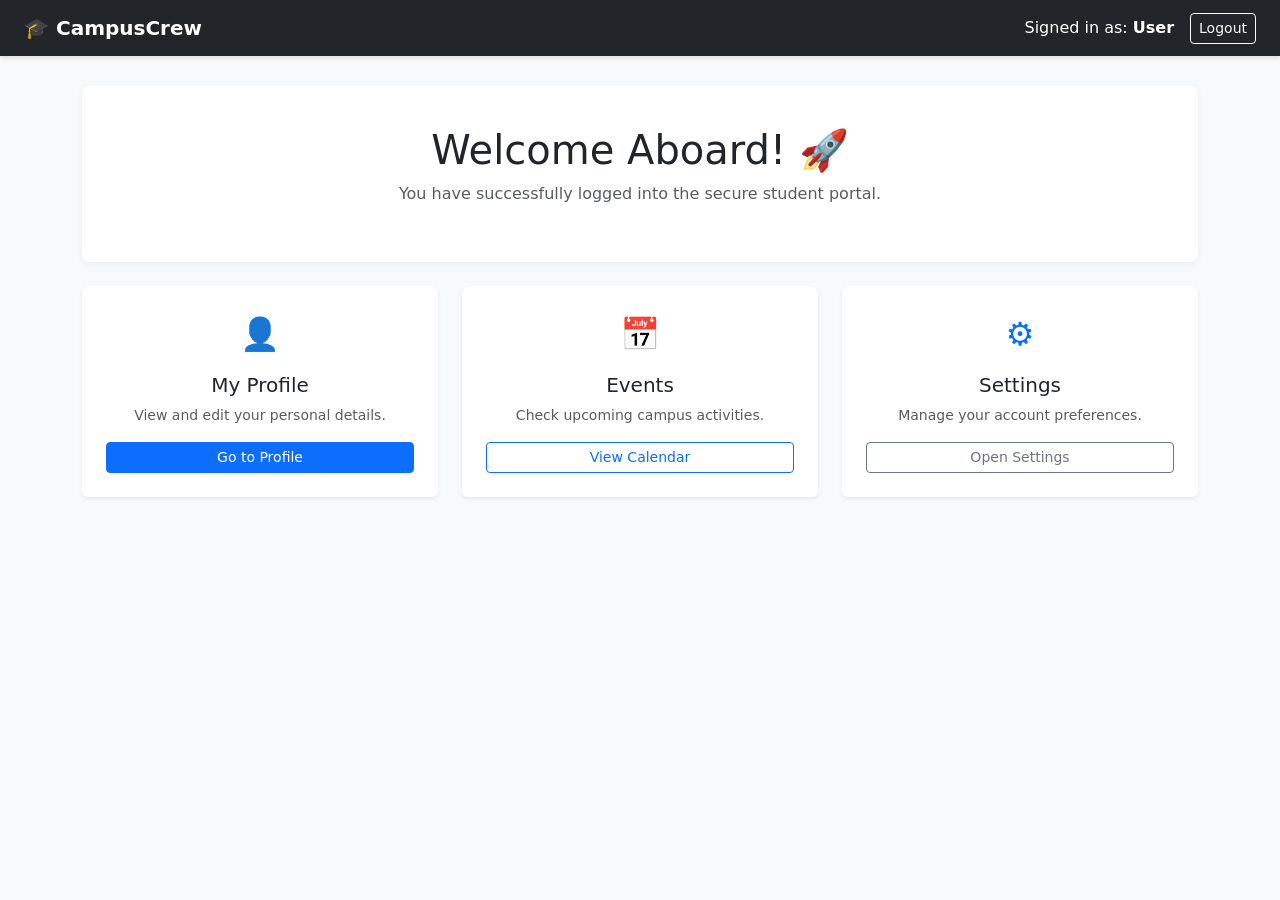
<file: campuscrew/src/main/resources/templates/index.html>
<!DOCTYPE html>
<html xmlns:th="http://www.thymeleaf.org">
<head>
    <title>Dashboard - CampusCrew</title>
    <link href="https://cdn.jsdelivr.net/npm/bootstrap@5.3.0/dist/css/bootstrap.min.css" rel="stylesheet">
    <style>
        body { background-color: #f8f9fa; }
        .navbar { box-shadow: 0 2px 4px rgba(0,0,0,0.1); }
        .welcome-banner { background: white; padding: 40px; border-radius: 8px; box-shadow: 0 2px 8px rgba(0,0,0,0.05); margin-top: 30px; }
        .card-icon { font-size: 2rem; color: #0d6efd; margin-bottom: 15px; }
    </style>
</head>
<body>
    <nav class="navbar navbar-expand-lg navbar-dark bg-dark px-4">
        <a class="navbar-brand fw-bold" href="/">🎓 CampusCrew</a>
        <div class="ms-auto d-flex align-items-center">
            <span class="text-white me-3">
                Signed in as: <b th:text="${#authentication.name}">User</b>
            </span>
            <a href="/logout" class="btn btn-outline-light btn-sm">Logout</a>
        </div>
    </nav>
    <div class="container">  
        <div class="welcome-banner text-center">
            <h1>Welcome Aboard! 🚀</h1>
            <p class="text-muted">You have successfully logged into the secure student portal.</p>
        </div>
        <div class="row mt-4">
            <div class="col-md-4">
                <div class="card p-4 text-center border-0 shadow-sm">
                    <div class="card-icon">👤</div>
                    <h5>My Profile</h5>
                    <p class="small text-muted">View and edit your personal details.</p>                   
                    <a href="/profile" class="btn btn-primary btn-sm">Go to Profile</a>
                </div>
            </div>
            <div class="col-md-4">
                <div class="card p-4 text-center border-0 shadow-sm">
                    <div class="card-icon">📅</div>
                    <h5>Events</h5>
                    <p class="small text-muted">Check upcoming campus activities.</p>
                    <a href="/events" class="btn btn-outline-primary btn-sm">View Calendar</a>
                </div>
            </div>
            <div class="col-md-4">
                <div class="card p-4 text-center border-0 shadow-sm">
                    <div class="card-icon">⚙️</div>
                    <h5>Settings</h5>
                    <p class="small text-muted">Manage your account preferences.</p>
                    <button class="btn btn-outline-secondary btn-sm">Open Settings</button>
                </div>
            </div>
        </div>
    </div>
</body>
</html>
</file>
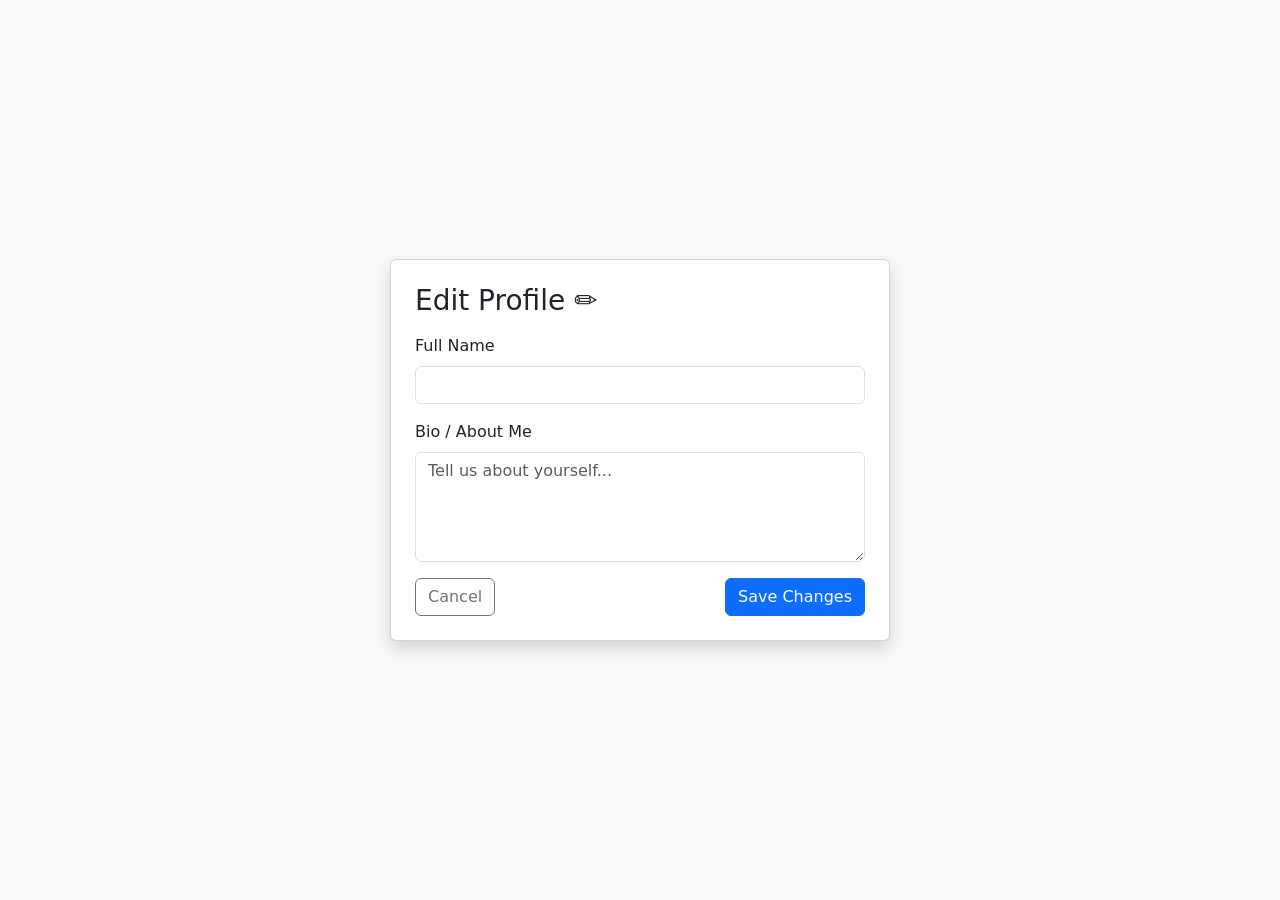
<file: campuscrew/src/main/resources/templates/edit-profile.html>
<!DOCTYPE html>
<html xmlns:th="http://www.thymeleaf.org">
<head>
    <title>Edit Profile - CampusCrew</title>
    <link href="https://cdn.jsdelivr.net/npm/bootstrap@5.3.0/dist/css/bootstrap.min.css" rel="stylesheet">
    <style> body { background-color: #f8f9fa; display: flex; align-items: center; justify-content: center; height: 100vh; } </style>
</head>
<body>
    <div class="card shadow p-4" style="width: 100%; max-width: 500px;">
        <h3 class="mb-3">Edit Profile ✏️</h3>
        <form action="/edit-profile" method="POST"> 
            <div class="mb-3">
                <label class="form-label">Full Name</label>
                <input type="text" name="fullName" class="form-control" th:value="${user.fullName}" required>
            </div>
            <div class="mb-3">
                <label class="form-label">Bio / About Me</label>
                <textarea name="bio" class="form-control" rows="4" th:text="${user.bio}" placeholder="Tell us about yourself..."></textarea>
            </div>
            <div class="d-flex justify-content-between">
                <a href="/profile" class="btn btn-outline-secondary">Cancel</a>
                <button type="submit" class="btn btn-primary">Save Changes</button>
            </div>   
        </form>
    </div>
</body>
</html>
</file>
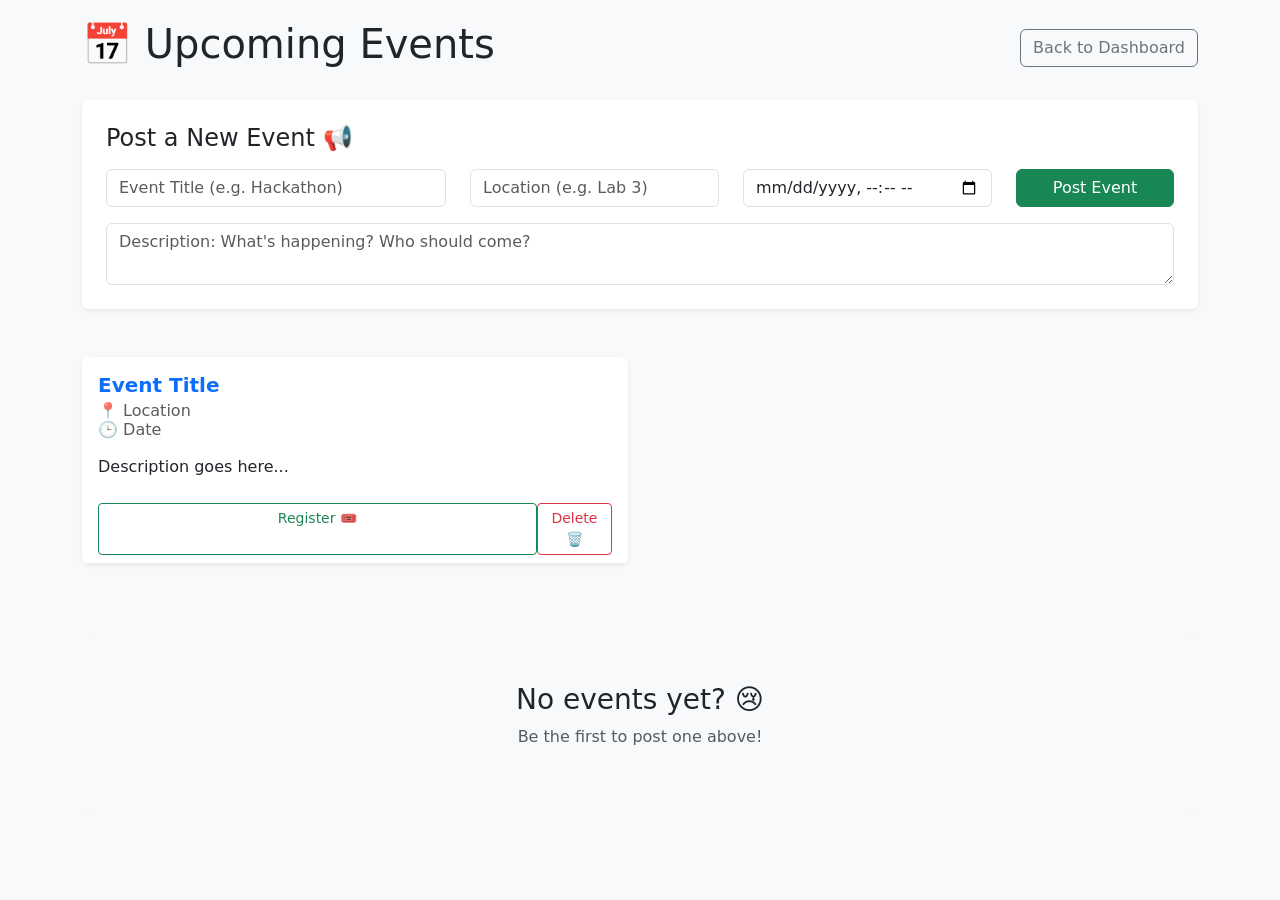
<file: campuscrew/src/main/resources/templates/events.html>
<!DOCTYPE html>
<html xmlns:th="http://www.thymeleaf.org">
<head>
    <title>Campus Events</title>
    <link href="https://cdn.jsdelivr.net/npm/bootstrap@5.3.0/dist/css/bootstrap.min.css" rel="stylesheet">
    <style> 
        body { background-color: #f8f9fa; padding-top: 20px; } 
        .event-card { transition: transform 0.2s; }
        .event-card:hover { transform: translateY(-5px); }
    </style>
</head>
<body>

<div class="container">
    
    <div class="d-flex justify-content-between align-items-center mb-4">
        <h1>📅 Upcoming Events</h1>
        <a href="/" class="btn btn-outline-secondary">Back to Dashboard</a>
    </div>

    <div class="card p-4 mb-5 shadow-sm border-0">
        <h4 class="mb-3">Post a New Event 📢</h4>
        
        <form th:action="@{/events}" method="POST">
            <div class="row">
                <div class="col-md-4 mb-2">
                    <input type="text" name="title" class="form-control" placeholder="Event Title (e.g. Hackathon)" required>
                </div>
                <div class="col-md-3 mb-2">
                    <input type="text" name="location" class="form-control" placeholder="Location (e.g. Lab 3)" required>
                </div>
                <div class="col-md-3 mb-2">
                    <input type="datetime-local" name="dateTime" class="form-control" required>
                </div>
                <div class="col-md-2 mb-2">
                    <button type="submit" class="btn btn-success w-100">Post Event</button>
                </div>
            </div>
            <textarea name="description" class="form-control mt-2" placeholder="Description: What's happening? Who should come?" rows="2"></textarea>
        </form>
    </div>

    <div class="row">
        
        <div class="col-md-6 mb-4" th:each="event : ${events}">
            <div class="card h-100 shadow-sm border-0 event-card">
                <div class="card-body">
                    <h5 class="card-title text-primary fw-bold" th:text="${event.title}">Event Title</h5>
                    
                    <h6 class="card-subtitle mb-2 text-muted">
                        📍 <span th:text="${event.location}">Location</span> <br>
                        🕒 <span th:text="${#temporals.format(event.dateTime, 'EEE, MMM d • h:mm a')}">Date</span>
                    </h6>
                    
                    <p class="card-text mt-3" th:text="${event.description}">Description goes here...</p>
                </div>
                <div class="card-footer bg-white border-0 d-flex justify-content-between">
                    <a th:href="@{/register-event/{id}(id=${event.id})}" 
                        class="btn btn-sm btn-outline-success w-100">
                        Register 🎟️
                    </a>

    <a th:href="@{/delete-event/{id}(id=${event.id})}" 
       class="btn btn-sm btn-outline-danger"
       onclick="return confirm('Are you sure you want to delete this event?')">
       Delete 🗑️
    </a>
</div>
            </div>
        </div>
        
        <div class="col-12 text-center mt-5" th:if="${events.empty}">
            <div class="p-5 bg-light rounded-3">
                <h3>No events yet? 😢</h3>
                <p class="text-muted">Be the first to post one above!</p>
            </div>
        </div>
        
    </div>
</div>

</body>
</html>
</file>
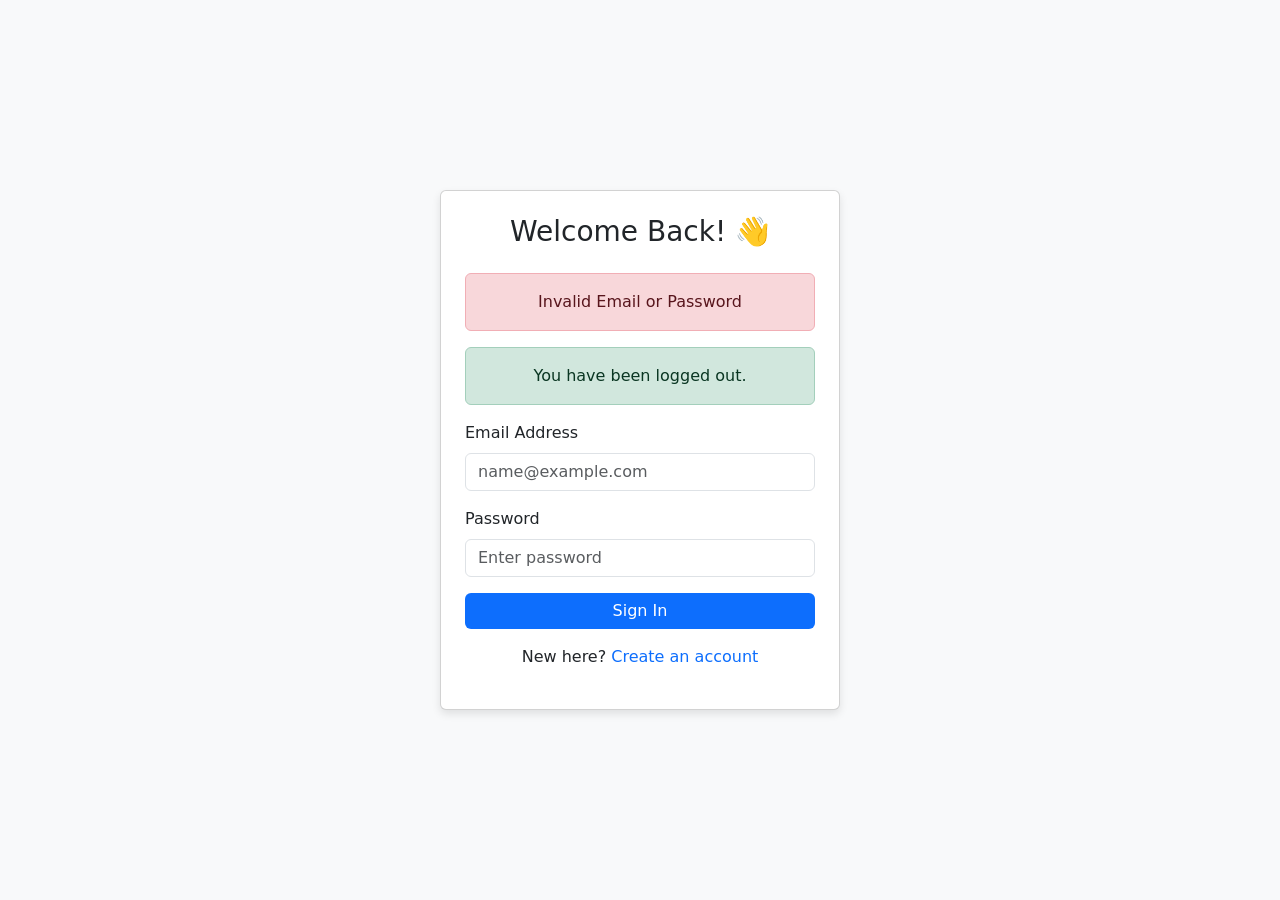
<file: campuscrew/src/main/resources/templates/login.html>
<!DOCTYPE html>
<!DOCTYPE html>
<html xmlns:th="http://www.thymeleaf.org">
<head>
    <title>Login - CampusCrew</title>
    <link href="https://cdn.jsdelivr.net/npm/bootstrap@5.3.0/dist/css/bootstrap.min.css" rel="stylesheet">
    <style>
        body { background-color: #f8f9fa; display: flex; align-items: center; justify-content: center; height: 100vh; }
        .card { box-shadow: 0 4px 8px rgba(0,0,0,0.1); width: 100%; max-width: 400px; }
        .btn-primary { background-color: #0d6efd; border: none; }
        .btn-primary:hover { background-color: #0b5ed7; }
    </style>
</head>
<body>

    <div class="card p-4">
        <h3 class="text-center mb-4">Welcome Back! 👋</h3>

        <div th:if="${param.error}" class="alert alert-danger text-center">
            Invalid Email or Password
        </div>

        <div th:if="${param.logout}" class="alert alert-success text-center">
            You have been logged out.
        </div>

        <form action="/login" method="POST">
            <div class="mb-3">
                <label class="form-label">Email Address</label>
                <input type="text" name="username" class="form-control" placeholder="name@example.com" required>
            </div>

            <div class="mb-3">
                <label class="form-label">Password</label>
                <input type="password" name="password" class="form-control" placeholder="Enter password" required>
            </div>

            <button type="submit" class="btn btn-primary w-100">Sign In</button>
        </form>

        <p class="text-center mt-3">
            New here? <a href="/register" class="text-decoration-none">Create an account</a>
        </p>
    </div>

</body>
</html>
</file>
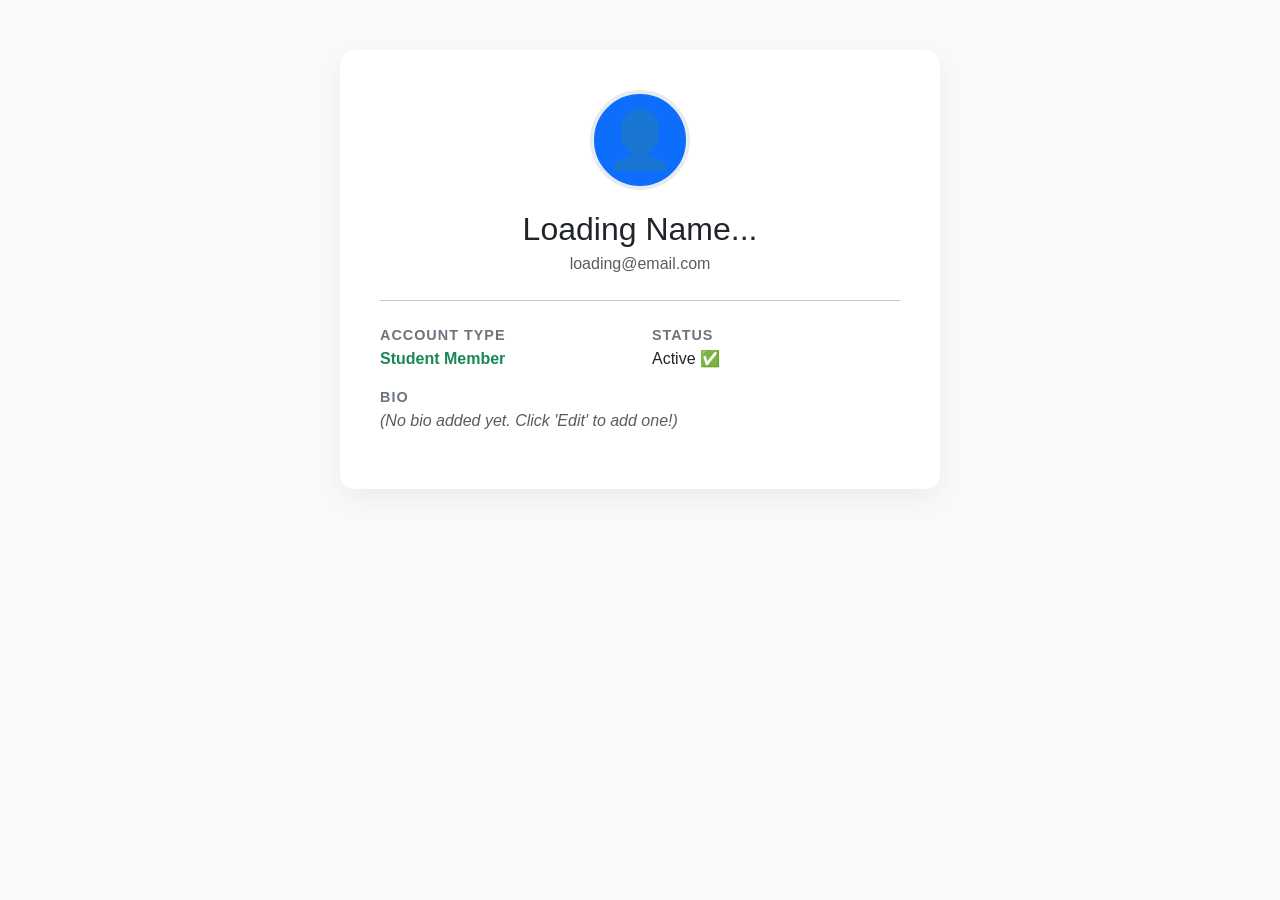
<file: campuscrew/src/main/resources/templates/profile.html>
<!DOCTYPE html>
<html xmlns:th="http://www.thymeleaf.org">
<head>
    <title>My Profile - CampusCrew</title>
    <link href="https://cdn.jsdelivr.net/npm/bootstrap@5.3.0/dist/css/bootstrap.min.css" rel="stylesheet">
    
    <style>
        body { 
            background-color: #f8f9fa; 
            padding-top: 50px; 
            font-family: 'Segoe UI', Tahoma, Geneva, Verdana, sans-serif;
        }
        .profile-card { 
            max-width: 600px; 
            margin: auto; 
            background: white; 
            padding: 40px; 
            border-radius: 15px; 
            box-shadow: 0 10px 25px rgba(0,0,0,0.05); 
        }
        .avatar { 
            width: 100px; 
            height: 100px; 
            background-color: #0d6efd; 
            color: white; 
            border-radius: 50%; 
            display: flex; 
            align-items: center; 
            justify-content: center; 
            font-size: 3.5rem; 
            margin: 0 auto 20px; 
            border: 4px solid #e9ecef;
        }
        .info-label {
            font-size: 0.9rem;
            color: #6c757d;
            text-transform: uppercase;
            letter-spacing: 1px;
            font-weight: 600;
        }
    </style>
</head>
<body>

    <div class="container">
        <div class="profile-card text-center">
            
            <div class="avatar">👤</div>
            
            <h2 class="mb-1" th:text="${user.fullName}">Loading Name...</h2>
            <p class="text-muted mb-4" th:text="${user.email}">loading@email.com</p>

            <hr class="my-4">

            <div class="row text-start">
                <div class="col-6 mb-3">
                    <div class="info-label">Account Type</div>
                    <div class="text-success fw-bold">Student Member</div>
                </div>
                <div class="col-6 mb-3">
                    <div class="info-label">Status</div>
                    <div>Active ✅</div>
                </div>
                <div class="col-12">
                    <div class="info-label">Bio</div>
                    <p class="text-muted">
                        <em>(No bio added yet. Click 'Edit' to add one!)</em>
                    </p>
                </div>
            </div>
</file>
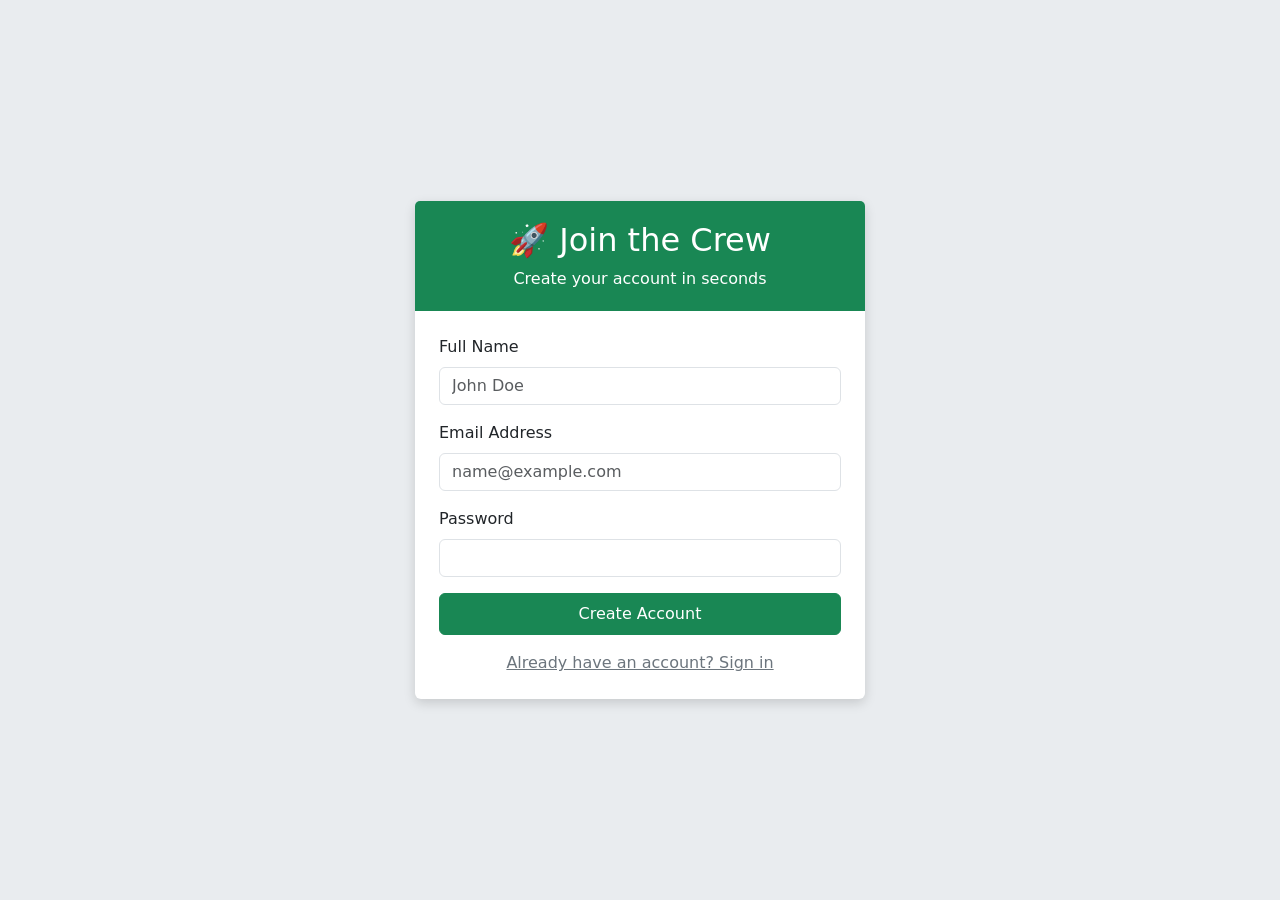
<file: campuscrew/src/main/resources/templates/register.html>
<!DOCTYPE html>
<html xmlns:th="http://www.thymeleaf.org">
<head>
    <title>Join CampusCrew</title>
    <link href="https://cdn.jsdelivr.net/npm/bootstrap@5.3.0/dist/css/bootstrap.min.css" rel="stylesheet">
    <style>
        body { background-color: #e9ecef; display: flex; align-items: center; justify-content: center; height: 100vh; }
        .card { box-shadow: 0 4px 12px rgba(0,0,0,0.15); width: 100%; max-width: 450px; border: none; }
        .header { background: #198754; color: white; padding: 20px; border-radius: 5px 5px 0 0; text-align: center; }
    </style>
</head>
<body>

    <div class="card">
        <div class="header">
            <h2>🚀 Join the Crew</h2>
            <p class="mb-0">Create your account in seconds</p>
        </div>
        
        <div class="card-body p-4">
            <form action="/register" method="POST">
                <div class="mb-3">
                    <label class="form-label">Full Name</label>
                    <input type="text" name="fullName" class="form-control" placeholder="John Doe" required>
                </div>
                
                <div class="mb-3">
                    <label class="form-label">Email Address</label>
                    <input type="email" name="email" class="form-control" placeholder="name@example.com" required>
                </div>
                
                <div class="mb-3">
                    <label class="form-label">Password</label>
                    <input type="password" name="password" class="form-control" required>
                </div>
                
                <button type="submit" class="btn btn-success w-100 py-2">Create Account</button>
            </form>

            <div class="text-center mt-3">
                <a href="/login" class="text-secondary">Already have an account? Sign in</a>
            </div>
        </div>
    </div>

</body>
</html>
</file>
